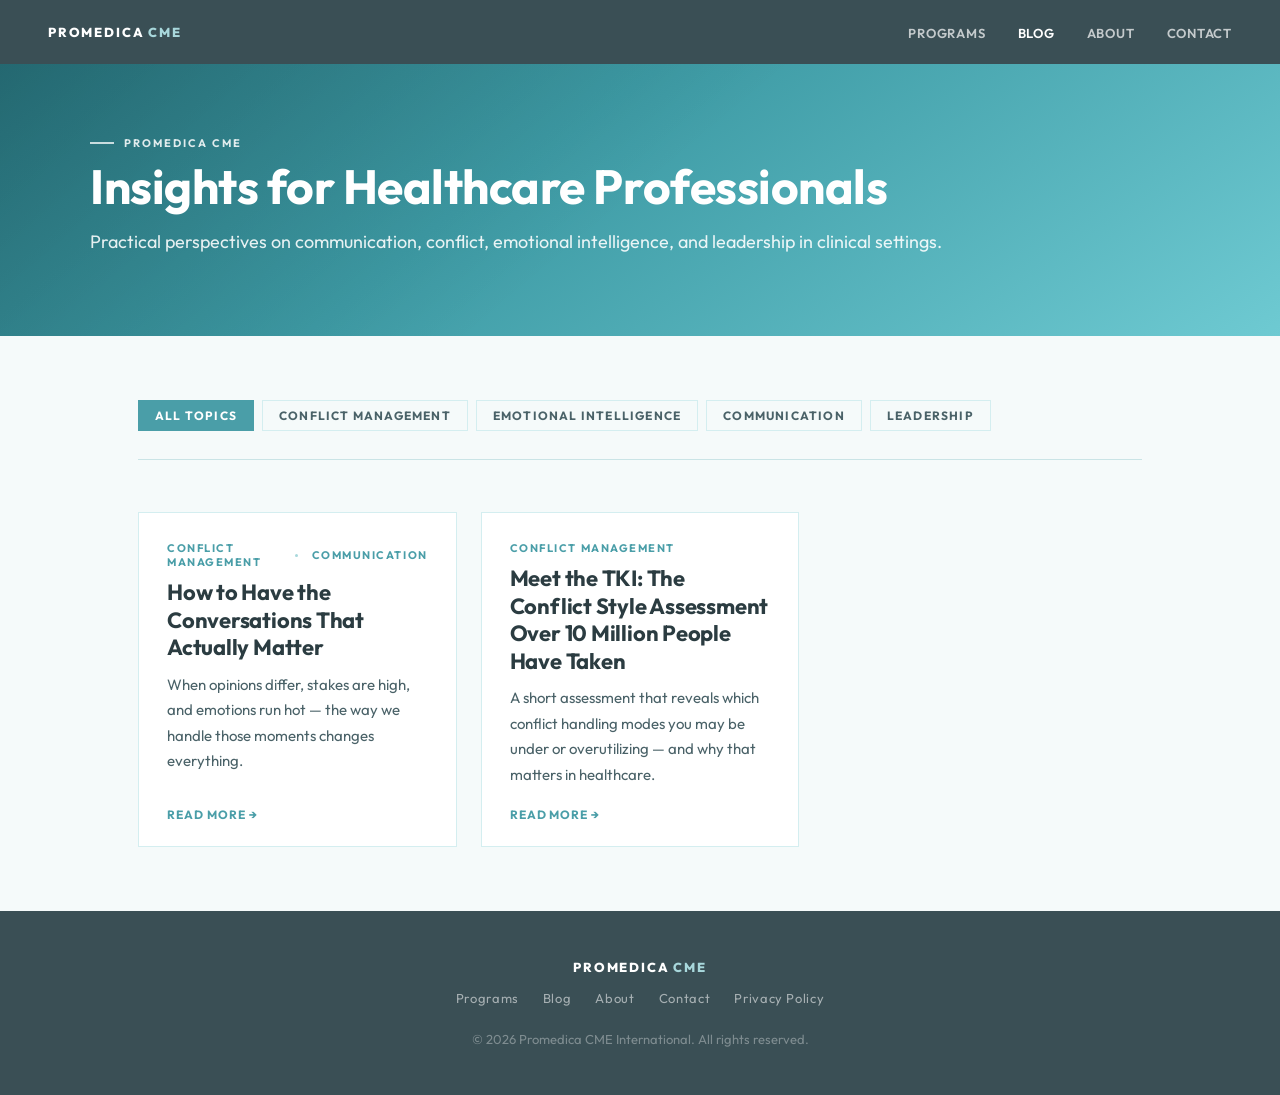
<file: index.html>
<!DOCTYPE html>
<!--
  PAGE: Blog Index
  SITE: Promedica CME
  VERSION: 1.0
  INSTRUCTIONS FOR ADDING A NEW POST:
  1. Duplicate one of the <a class="post-card"> blocks below
  2. Update: href, data-category, category label, date, read time, title, excerpt
  3. Save and re-deploy to Netlify (drag & drop your folder)
-->
<html lang="en">
<head>
  <meta charset="UTF-8" />
  <meta name="viewport" content="width=device-width, initial-scale=1.0" />
  <title>Blog | Promedica CME</title>
  <link href="https://fonts.googleapis.com/css2?family=Outfit:wght@300;400;500;600;700;800&family=Lora:ital,wght@0,400;0,600;1,400&display=swap" rel="stylesheet" />
  <link rel="stylesheet" href="blog.css" />
</head>
<body>

<!-- NAV -->
<nav class="site-nav">
  <a class="nav-brand" href="#">Promedica <span>CME</span></a>
  <ul class="nav-links">
    <li><a href="https://promedicacme.com/programs/" target="_blank">Programs</a></li>
    <li><a href="index.html" class="active">Blog</a></li>
    <li><a href="https://promedicacme.com/people/" target="_blank">About</a></li>
    <li><a href="https://members.promedicacme.com/contact-us-form?_gl=1*18rk791*_ga*MTE4ODcwMzUzMC4xNzY3OTEwMzcw*_ga_32XM3S88RF*czE3NzM4NjkzNTAkbzIxJGcxJHQxNzczODY5NzY0JGo4JGwwJGgw" target="_blank">Contact</a></li>
  </ul>
</nav>

<!-- HEADER -->
<header class="blog-header">
  <div class="blog-header-inner">
    <div class="eyebrow">Promedica CME</div>
    <h1 class="blog-header-title">Insights for Healthcare Professionals</h1>
    <p class="blog-header-sub">Practical perspectives on communication, conflict, emotional intelligence, and leadership in clinical settings.</p>
  </div>
</header>

<!-- INDEX BODY -->
<main class="blog-index-body">

  <!-- FILTER TABS -->
  <!-- To add a new category: duplicate a .filter-btn and update data-filter and label -->
  <div class="blog-filters">
    <button class="filter-btn active" data-filter="all">All Topics</button>
    <button class="filter-btn" data-filter="conflict">Conflict Management</button>
    <button class="filter-btn" data-filter="eq">Emotional Intelligence</button>
    <button class="filter-btn" data-filter="communication">Communication</button>
    <button class="filter-btn" data-filter="leadership">Leadership</button>
  </div>

  <!-- POST LIST -->
  <!-- ================================================================
       HOW TO ADD A NEW POST:
       1. Copy one <a class="post-card"> block
       2. Change href="your-new-post.html"
       3. Change data-category to match a filter tab (e.g. "conflict")
       4. Update category label, date, read time, title, excerpt
       5. Create the new post HTML file (use post-template.html as your base)
       ================================================================ -->
  <div class="post-list" id="postList">

    <!-- POST 1 -->
    <a class="post-card" href="crucial-conversations.html" data-category="communication conflict">
      <div class="post-meta">
        <span class="post-category">Conflict Management</span>
        <span class="post-meta-sep"></span>
        <span class="post-category">Communication</span>
      </div>
      <h2 class="post-title">How to Have the Conversations That Actually Matter</h2>
      <p class="post-excerpt">When opinions differ, stakes are high, and emotions run hot — the way we handle those moments changes everything.</p>
      <div class="post-read-more">Read more →</div>
    </a>

    <!-- POST 2 -->
    <a class="post-card" href="meet-the-tki.html" data-category="conflict">
      <div class="post-meta">
        <span class="post-category">Conflict Management</span>
      </div>
      <h2 class="post-title">Meet the TKI: The Conflict Style Assessment Over 10 Million People Have Taken</h2>
      <p class="post-excerpt">A short assessment that reveals which conflict handling modes you may be under or overutilizing — and why that matters in healthcare.</p>
      <div class="post-read-more">Read more →</div>
    </a>

  </div><!-- /.post-list -->

</main>

<!-- FOOTER -->
<footer class="site-footer">
  <div class="footer-brand">Promedica <span>CME</span></div>
  <ul class="footer-links">
    <li><a href="https://promedicacme.com/programs/" target="_blank">Programs</a></li>
    <li><a href="index.html">Blog</a></li>
    <li><a href="https://promedicacme.com/people/" target="_blank">About</a></li>
    <li><a href="https://members.promedicacme.com/contact-us-form?_gl=1*18rk791*_ga*MTE4ODcwMzUzMC4xNzY3OTEwMzcw*_ga_32XM3S88RF*czE3NzM4NjkzNTAkbzIxJGcxJHQxNzczODY5NzY0JGo4JGwwJGgw" target="_blank">Contact</a></li>
    <li><a href="#">Privacy Policy</a></li>
  </ul>
  <p class="footer-copy">&copy; 2026 Promedica CME International. All rights reserved.</p>
</footer>

<script>
  // Category filter — no library needed
  const filterBtns = document.querySelectorAll('.filter-btn');
  const posts = document.querySelectorAll('.post-card');

  filterBtns.forEach(btn => {
    btn.addEventListener('click', () => {
      filterBtns.forEach(b => b.classList.remove('active'));
      btn.classList.add('active');

      const filter = btn.dataset.filter;
      posts.forEach((post, i) => {
        const categories = post.dataset.category.split(' ');
        const match = filter === 'all' || categories.includes(filter);
        post.style.display = match ? 'block' : 'none';
        if (match) post.style.animationDelay = (i * 0.06) + 's';
      });
    });
  });
</script>

</body>
</html>
</file>
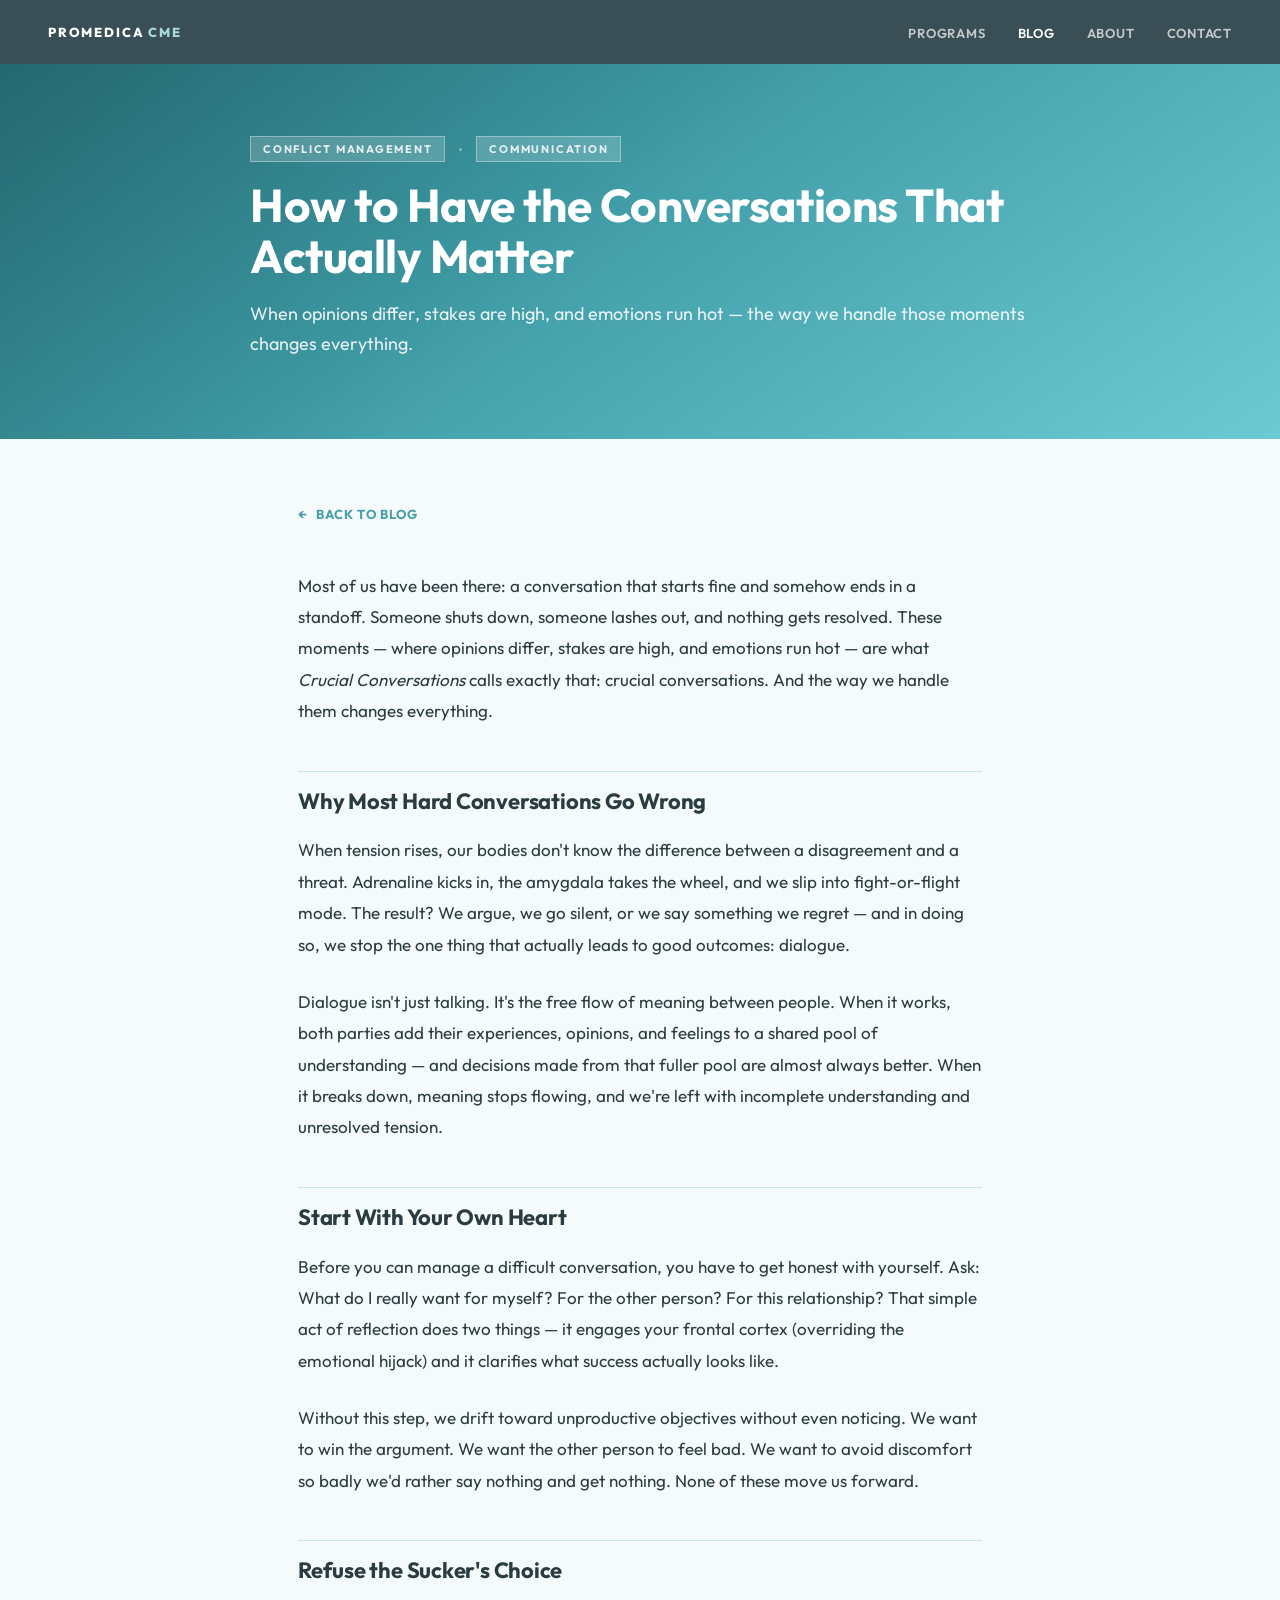
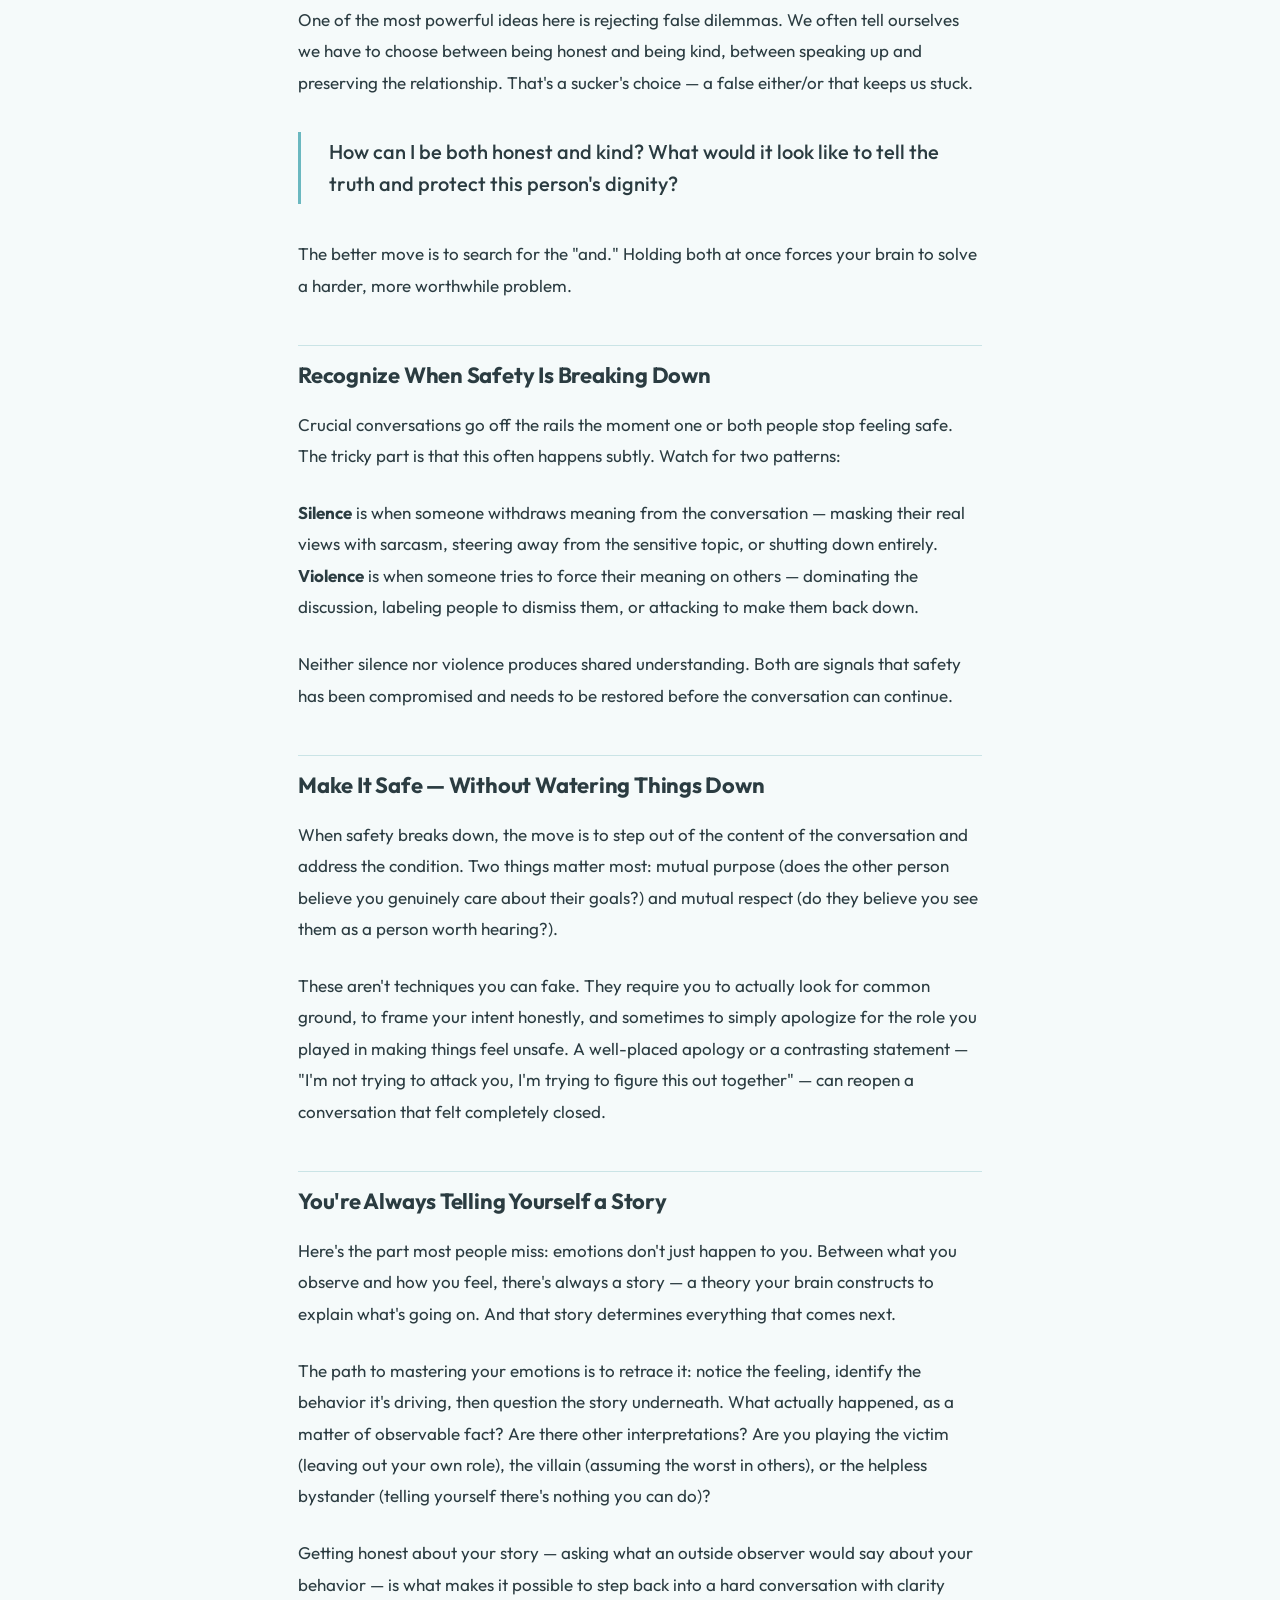
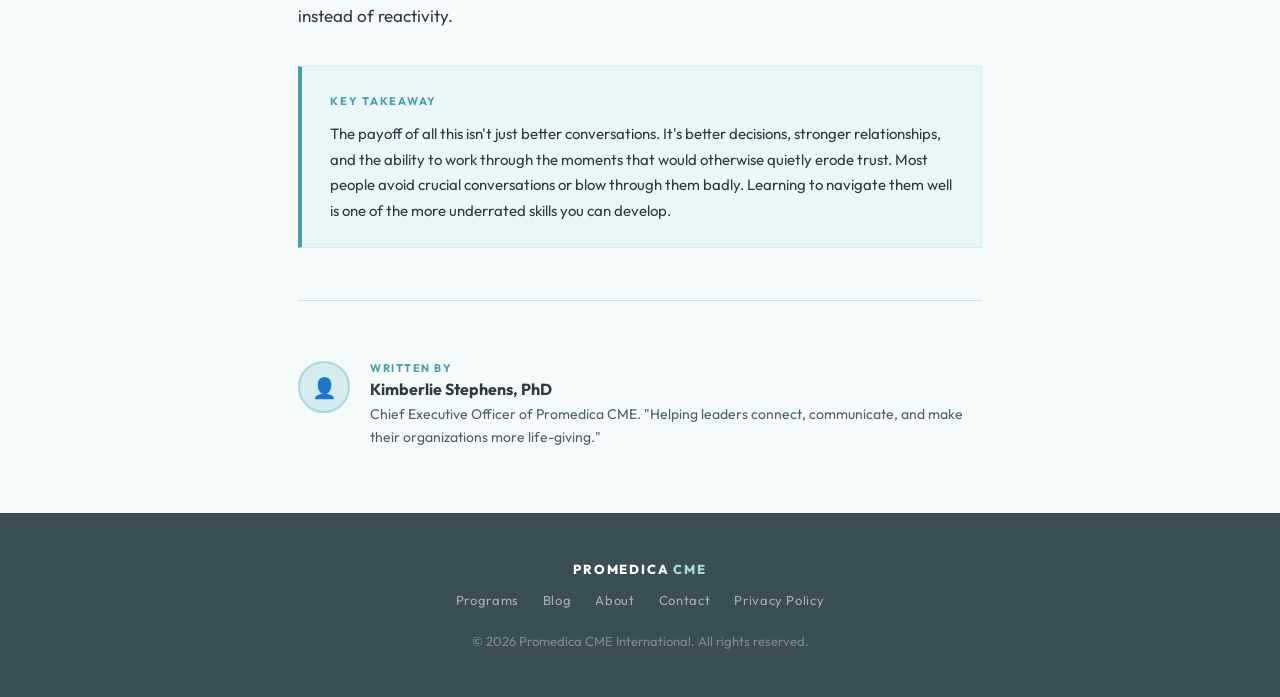
<file: crucial-conversations.html>
<!DOCTYPE html>
<html lang="en">
<head>
  <meta charset="UTF-8" />
  <meta name="viewport" content="width=device-width, initial-scale=1.0" />
  <title>How to Have the Conversations That Actually Matter | Promedica CME Blog</title>
  <link href="https://fonts.googleapis.com/css2?family=Outfit:wght@300;400;500;600;700;800&family=Lora:ital,wght@0,400;0,600;1,400&display=swap" rel="stylesheet" />
  <link rel="stylesheet" href="blog.css" />
</head>
<body>

<!-- NAV -->
<nav class="site-nav">
  <a class="nav-brand" href="#">Promedica <span>CME</span></a>
  <ul class="nav-links">
    <li><a href="https://promedicacme.com/programs/" target="_blank">Programs</a></li>
    <li><a href="index.html" class="active">Blog</a></li>
    <li><a href="https://promedicacme.com/people/" target="_blank">About</a></li>
    <li><a href="https://members.promedicacme.com/contact-us-form?_gl=1*18rk791*_ga*MTE4ODcwMzUzMC4xNzY3OTEwMzcw*_ga_32XM3S88RF*czE3NzM4NjkzNTAkbzIxJGcxJHQxNzczODY5NzY0JGo4JGwwJGgw" target="_blank">Contact</a></li>
  </ul>
</nav>

<!-- POST HEADER -->
<header class="post-header">
  <div class="post-header-inner">
    <div class="post-header-meta">
      <span class="post-header-category">Conflict Management</span>
      <span class="post-header-sep"></span>
      <span class="post-header-category">Communication</span>
    </div>
    <h1 class="post-header-title">How to Have the Conversations That Actually Matter</h1>
    <p class="post-header-subtitle">When opinions differ, stakes are high, and emotions run hot — the way we handle those moments changes everything.</p>
  </div>
</header>

<!-- POST BODY -->
<article class="post-body-wrap">

  <a class="post-back" href="index.html">Back to Blog</a>

  <div class="post-body">

    <p>Most of us have been there: a conversation that starts fine and somehow ends in a standoff. Someone shuts down, someone lashes out, and nothing gets resolved. These moments — where opinions differ, stakes are high, and emotions run hot — are what <em>Crucial Conversations</em> calls exactly that: crucial conversations. And the way we handle them changes everything.</p>

    <h2>Why Most Hard Conversations Go Wrong</h2>

    <p>When tension rises, our bodies don't know the difference between a disagreement and a threat. Adrenaline kicks in, the amygdala takes the wheel, and we slip into fight-or-flight mode. The result? We argue, we go silent, or we say something we regret — and in doing so, we stop the one thing that actually leads to good outcomes: dialogue.</p>

    <p>Dialogue isn't just talking. It's the free flow of meaning between people. When it works, both parties add their experiences, opinions, and feelings to a shared pool of understanding — and decisions made from that fuller pool are almost always better. When it breaks down, meaning stops flowing, and we're left with incomplete understanding and unresolved tension.</p>

    <h2>Start With Your Own Heart</h2>

    <p>Before you can manage a difficult conversation, you have to get honest with yourself. Ask: What do I really want for myself? For the other person? For this relationship? That simple act of reflection does two things — it engages your frontal cortex (overriding the emotional hijack) and it clarifies what success actually looks like.</p>

    <p>Without this step, we drift toward unproductive objectives without even noticing. We want to win the argument. We want the other person to feel bad. We want to avoid discomfort so badly we'd rather say nothing and get nothing. None of these move us forward.</p>

    <h2>Refuse the Sucker's Choice</h2>

    <p>One of the most powerful ideas here is rejecting false dilemmas. We often tell ourselves we have to choose between being honest and being kind, between speaking up and preserving the relationship. That's a sucker's choice — a false either/or that keeps us stuck.</p>

    <div class="pull-quote">
      <p>How can I be both honest and kind? What would it look like to tell the truth and protect this person's dignity?</p>
    </div>

    <p>The better move is to search for the "and." Holding both at once forces your brain to solve a harder, more worthwhile problem.</p>

    <h2>Recognize When Safety Is Breaking Down</h2>

    <p>Crucial conversations go off the rails the moment one or both people stop feeling safe. The tricky part is that this often happens subtly. Watch for two patterns:</p>

    <p><strong>Silence</strong> is when someone withdraws meaning from the conversation — masking their real views with sarcasm, steering away from the sensitive topic, or shutting down entirely. <strong>Violence</strong> is when someone tries to force their meaning on others — dominating the discussion, labeling people to dismiss them, or attacking to make them back down.</p>

    <p>Neither silence nor violence produces shared understanding. Both are signals that safety has been compromised and needs to be restored before the conversation can continue.</p>

    <h2>Make It Safe — Without Watering Things Down</h2>

    <p>When safety breaks down, the move is to step out of the content of the conversation and address the condition. Two things matter most: mutual purpose (does the other person believe you genuinely care about their goals?) and mutual respect (do they believe you see them as a person worth hearing?).</p>

    <p>These aren't techniques you can fake. They require you to actually look for common ground, to frame your intent honestly, and sometimes to simply apologize for the role you played in making things feel unsafe. A well-placed apology or a contrasting statement — "I'm not trying to attack you, I'm trying to figure this out together" — can reopen a conversation that felt completely closed.</p>

    <h2>You're Always Telling Yourself a Story</h2>

    <p>Here's the part most people miss: emotions don't just happen to you. Between what you observe and how you feel, there's always a story — a theory your brain constructs to explain what's going on. And that story determines everything that comes next.</p>

    <p>The path to mastering your emotions is to retrace it: notice the feeling, identify the behavior it's driving, then question the story underneath. What actually happened, as a matter of observable fact? Are there other interpretations? Are you playing the victim (leaving out your own role), the villain (assuming the worst in others), or the helpless bystander (telling yourself there's nothing you can do)?</p>

    <p>Getting honest about your story — asking what an outside observer would say about your behavior — is what makes it possible to step back into a hard conversation with clarity instead of reactivity.</p>

    <div class="takeaway-box">
      <div class="takeaway-box-label">Key Takeaway</div>
      <p>The payoff of all this isn't just better conversations. It's better decisions, stronger relationships, and the ability to work through the moments that would otherwise quietly erode trust. Most people avoid crucial conversations or blow through them badly. Learning to navigate them well is one of the more underrated skills you can develop.</p>
    </div>

  </div><!-- /.post-body -->

  <hr class="post-divider" />

  <!-- AUTHOR BIO -->
  <div class="post-author">
    <div class="author-avatar">👤</div>
    <div>
      <div class="author-info-label">Written by</div>
      <div class="author-name">Kimberlie Stephens, PhD</div>
      <p class="author-bio">Chief Executive Officer of Promedica CME. "Helping leaders connect, communicate, and make their organizations more life-giving."</p>
    </div>
  </div>

</article>

<!-- FOOTER -->
<footer class="site-footer">
  <div class="footer-brand">Promedica <span>CME</span></div>
  <ul class="footer-links">
    <li><a href="https://promedicacme.com/programs/" target="_blank">Programs</a></li>
    <li><a href="index.html">Blog</a></li>
    <li><a href="https://promedicacme.com/people/" target="_blank">About</a></li>
    <li><a href="https://members.promedicacme.com/contact-us-form?_gl=1*18rk791*_ga*MTE4ODcwMzUzMC4xNzY3OTEwMzcw*_ga_32XM3S88RF*czE3NzM4NjkzNTAkbzIxJGcxJHQxNzczODY5NzY0JGo4JGwwJGgw" target="_blank">Contact</a></li>
    <li><a href="#">Privacy Policy</a></li>
  </ul>
  <p class="footer-copy">&copy; 2026 Promedica CME International. All rights reserved.</p>
</footer>

</body>
</html>
</file>
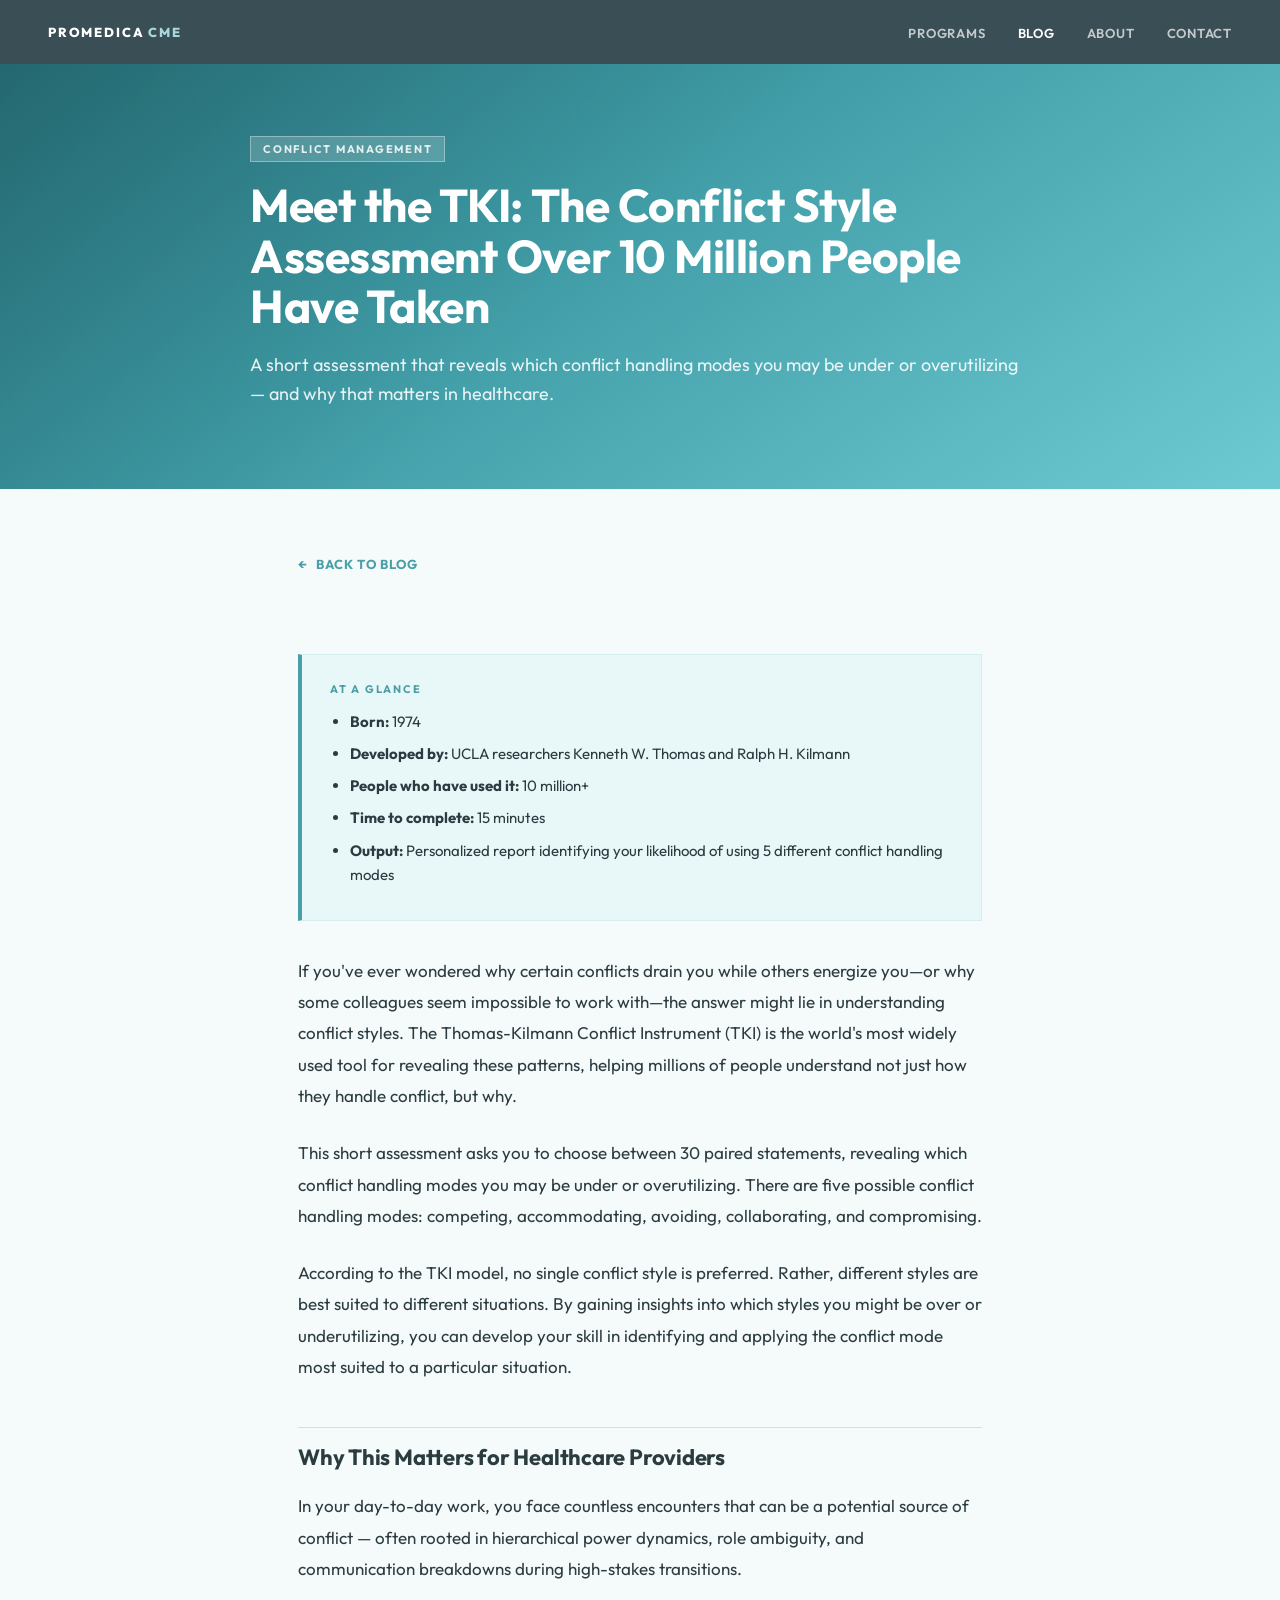
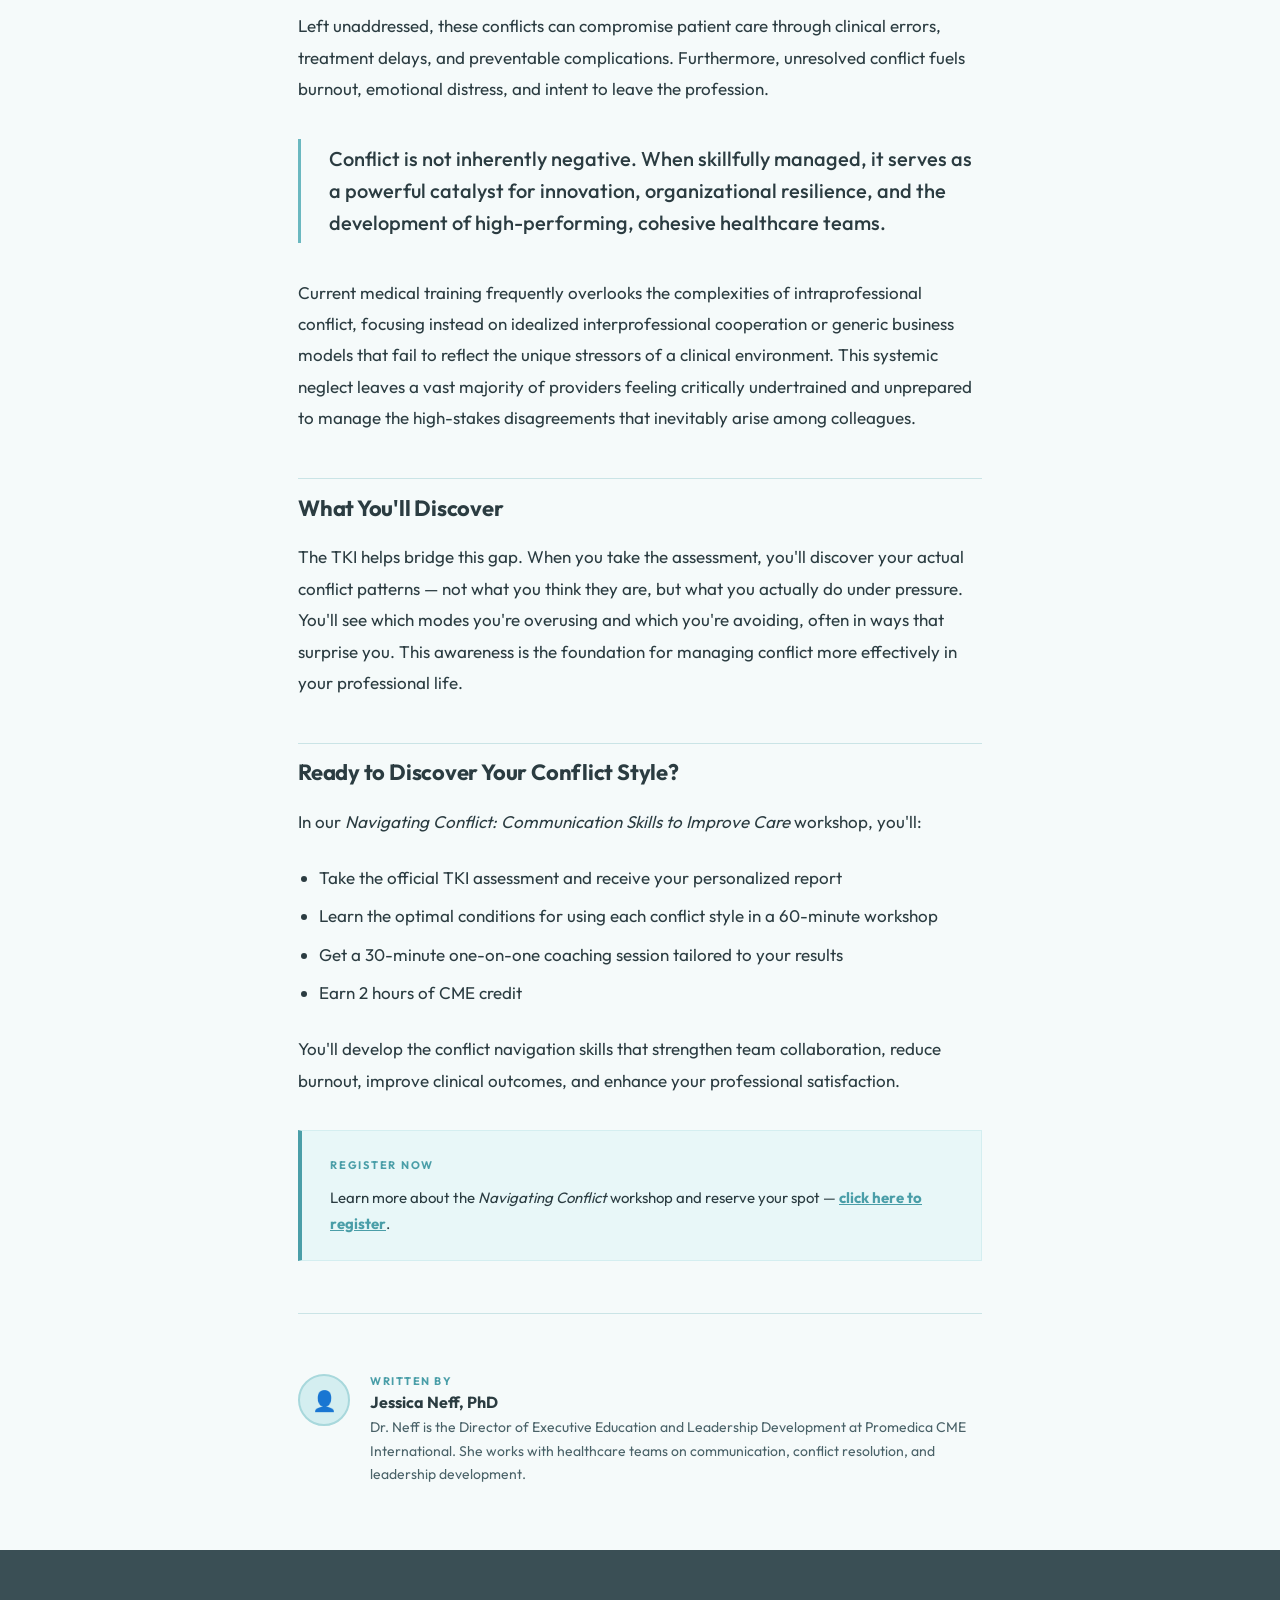
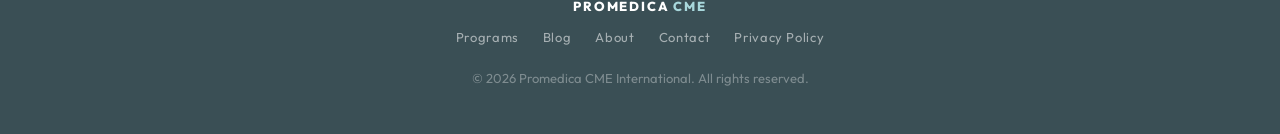
<file: meet-the-tki.html>
<!DOCTYPE html>
<html lang="en">
<head>
  <meta charset="UTF-8" />
  <meta name="viewport" content="width=device-width, initial-scale=1.0" />
  <title>Meet the TKI: The Conflict Style Assessment Over 10 Million People Have Taken | Promedica CME Blog</title>
  <link href="https://fonts.googleapis.com/css2?family=Outfit:wght@300;400;500;600;700;800&family=Lora:ital,wght@0,400;0,600;1,400&display=swap" rel="stylesheet" />
  <link rel="stylesheet" href="blog.css" />
</head>
<body>

<!-- NAV -->
<nav class="site-nav">
  <a class="nav-brand" href="#">Promedica <span>CME</span></a>
  <ul class="nav-links">
    <li><a href="https://promedicacme.com/programs/" target="_blank">Programs</a></li>
    <li><a href="index.html" class="active">Blog</a></li>
    <li><a href="https://promedicacme.com/people/" target="_blank">About</a></li>
    <li><a href="https://members.promedicacme.com/contact-us-form?_gl=1*18rk791*_ga*MTE4ODcwMzUzMC4xNzY3OTEwMzcw*_ga_32XM3S88RF*czE3NzM4NjkzNTAkbzIxJGcxJHQxNzczODY5NzY0JGo4JGwwJGgw" target="_blank">Contact</a></li>
  </ul>
</nav>

<!-- POST HEADER -->
<header class="post-header">
  <div class="post-header-inner">
    <div class="post-header-meta">
      <span class="post-header-category">Conflict Management</span>
    </div>
    <h1 class="post-header-title">Meet the TKI: The Conflict Style Assessment Over 10 Million People Have Taken</h1>
    <p class="post-header-subtitle">A short assessment that reveals which conflict handling modes you may be under or overutilizing — and why that matters in healthcare.</p>
  </div>
</header>

<!-- POST BODY -->
<article class="post-body-wrap">

  <a class="post-back" href="index.html">Back to Blog</a>

  <div class="post-body">

    <div class="takeaway-box">
      <div class="takeaway-box-label">At a Glance</div>
      <ul>
        <li><strong>Born:</strong> 1974</li>
        <li><strong>Developed by:</strong> UCLA researchers Kenneth W. Thomas and Ralph H. Kilmann</li>
        <li><strong>People who have used it:</strong> 10 million+</li>
        <li><strong>Time to complete:</strong> 15 minutes</li>
        <li><strong>Output:</strong> Personalized report identifying your likelihood of using 5 different conflict handling modes</li>
      </ul>
    </div>
    <p>If you've ever wondered why certain conflicts drain you while others energize you—or why some colleagues seem impossible to work with—the answer might lie in understanding conflict styles. The Thomas-Kilmann Conflict Instrument (TKI) is the world's most widely used tool for revealing these patterns, helping millions of people understand not just how they handle conflict, but why.</p>

    <p>This short assessment asks you to choose between 30 paired statements, revealing which conflict handling modes you may be under or overutilizing. There are five possible conflict handling modes: competing, accommodating, avoiding, collaborating, and compromising.</p>

    <p>According to the TKI model, no single conflict style is preferred. Rather, different styles are best suited to different situations. By gaining insights into which styles you might be over or underutilizing, you can develop your skill in identifying and applying the conflict mode most suited to a particular situation.</p>

    <h2>Why This Matters for Healthcare Providers</h2>

    <p>In your day-to-day work, you face countless encounters that can be a potential source of conflict — often rooted in hierarchical power dynamics, role ambiguity, and communication breakdowns during high-stakes transitions.</p>

    <p>Left unaddressed, these conflicts can compromise patient care through clinical errors, treatment delays, and preventable complications. Furthermore, unresolved conflict fuels burnout, emotional distress, and intent to leave the profession.</p>

    <div class="pull-quote">
      <p>Conflict is not inherently negative. When skillfully managed, it serves as a powerful catalyst for innovation, organizational resilience, and the development of high-performing, cohesive healthcare teams.</p>
    </div>

    <p>Current medical training frequently overlooks the complexities of intraprofessional conflict, focusing instead on idealized interprofessional cooperation or generic business models that fail to reflect the unique stressors of a clinical environment. This systemic neglect leaves a vast majority of providers feeling critically undertrained and unprepared to manage the high-stakes disagreements that inevitably arise among colleagues.</p>

    <h2>What You'll Discover</h2>

    <p>The TKI helps bridge this gap. When you take the assessment, you'll discover your actual conflict patterns — not what you think they are, but what you actually do under pressure. You'll see which modes you're overusing and which you're avoiding, often in ways that surprise you. This awareness is the foundation for managing conflict more effectively in your professional life.</p>

    <h2>Ready to Discover Your Conflict Style?</h2>

    <p>In our <em>Navigating Conflict: Communication Skills to Improve Care</em> workshop, you'll:</p>

    <ul>
      <li>Take the official TKI assessment and receive your personalized report</li>
      <li>Learn the optimal conditions for using each conflict style in a 60-minute workshop</li>
      <li>Get a 30-minute one-on-one coaching session tailored to your results</li>
      <li>Earn 2 hours of CME credit</li>
    </ul>

    <p>You'll develop the conflict navigation skills that strengthen team collaboration, reduce burnout, improve clinical outcomes, and enhance your professional satisfaction.</p>

    <div class="takeaway-box">
      <div class="takeaway-box-label">Register Now</div>
      <p>Learn more about the <em>Navigating Conflict</em> workshop and reserve your spot — <a href="https://promedica-ncc.netlify.app/" target="_blank" style="color: var(--teal-dark); font-weight: 700;">click here to register</a>.</p>
    </div>

  </div><!-- /.post-body -->

  <hr class="post-divider" />

  <!-- AUTHOR BIO -->
  <div class="post-author">
    <div class="author-avatar">👤</div>
    <div>
      <div class="author-info-label">Written by</div>
      <div class="author-name">Jessica Neff, PhD</div>
      <p class="author-bio">Dr. Neff is the Director of Executive Education and Leadership Development at Promedica CME International. She works with healthcare teams on communication, conflict resolution, and leadership development.</p>
    </div>
  </div>

</article>

<!-- FOOTER -->
<footer class="site-footer">
  <div class="footer-brand">Promedica <span>CME</span></div>
  <ul class="footer-links">
    <li><a href="https://promedicacme.com/programs/" target="_blank">Programs</a></li>
    <li><a href="index.html">Blog</a></li>
    <li><a href="https://promedicacme.com/people/" target="_blank">About</a></li>
    <li><a href="https://members.promedicacme.com/contact-us-form?_gl=1*18rk791*_ga*MTE4ODcwMzUzMC4xNzY3OTEwMzcw*_ga_32XM3S88RF*czE3NzM4NjkzNTAkbzIxJGcxJHQxNzczODY5NzY0JGo4JGwwJGgw" target="_blank">Contact</a></li>
    <li><a href="#">Privacy Policy</a></li>
  </ul>
  <p class="footer-copy">&copy; 2026 Promedica CME International. All rights reserved.</p>
</footer>

</body>
</html>
</file>
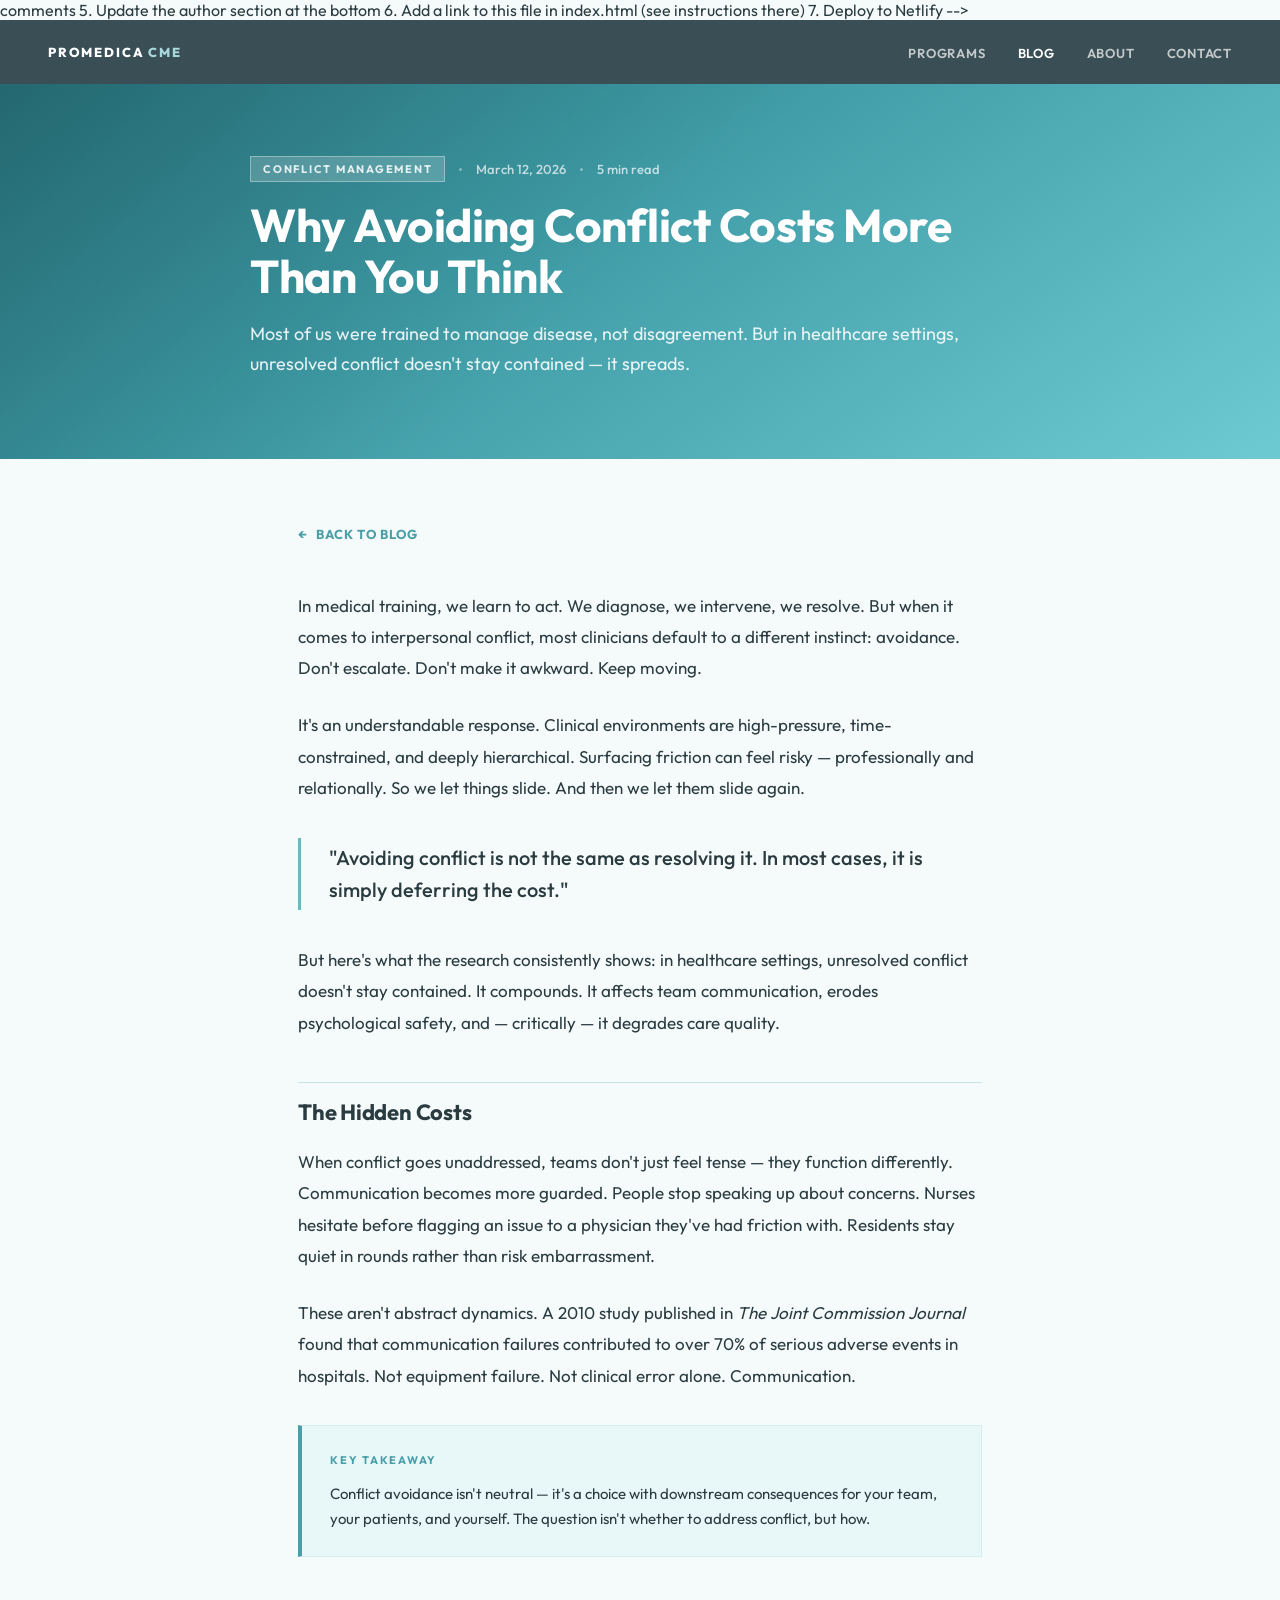
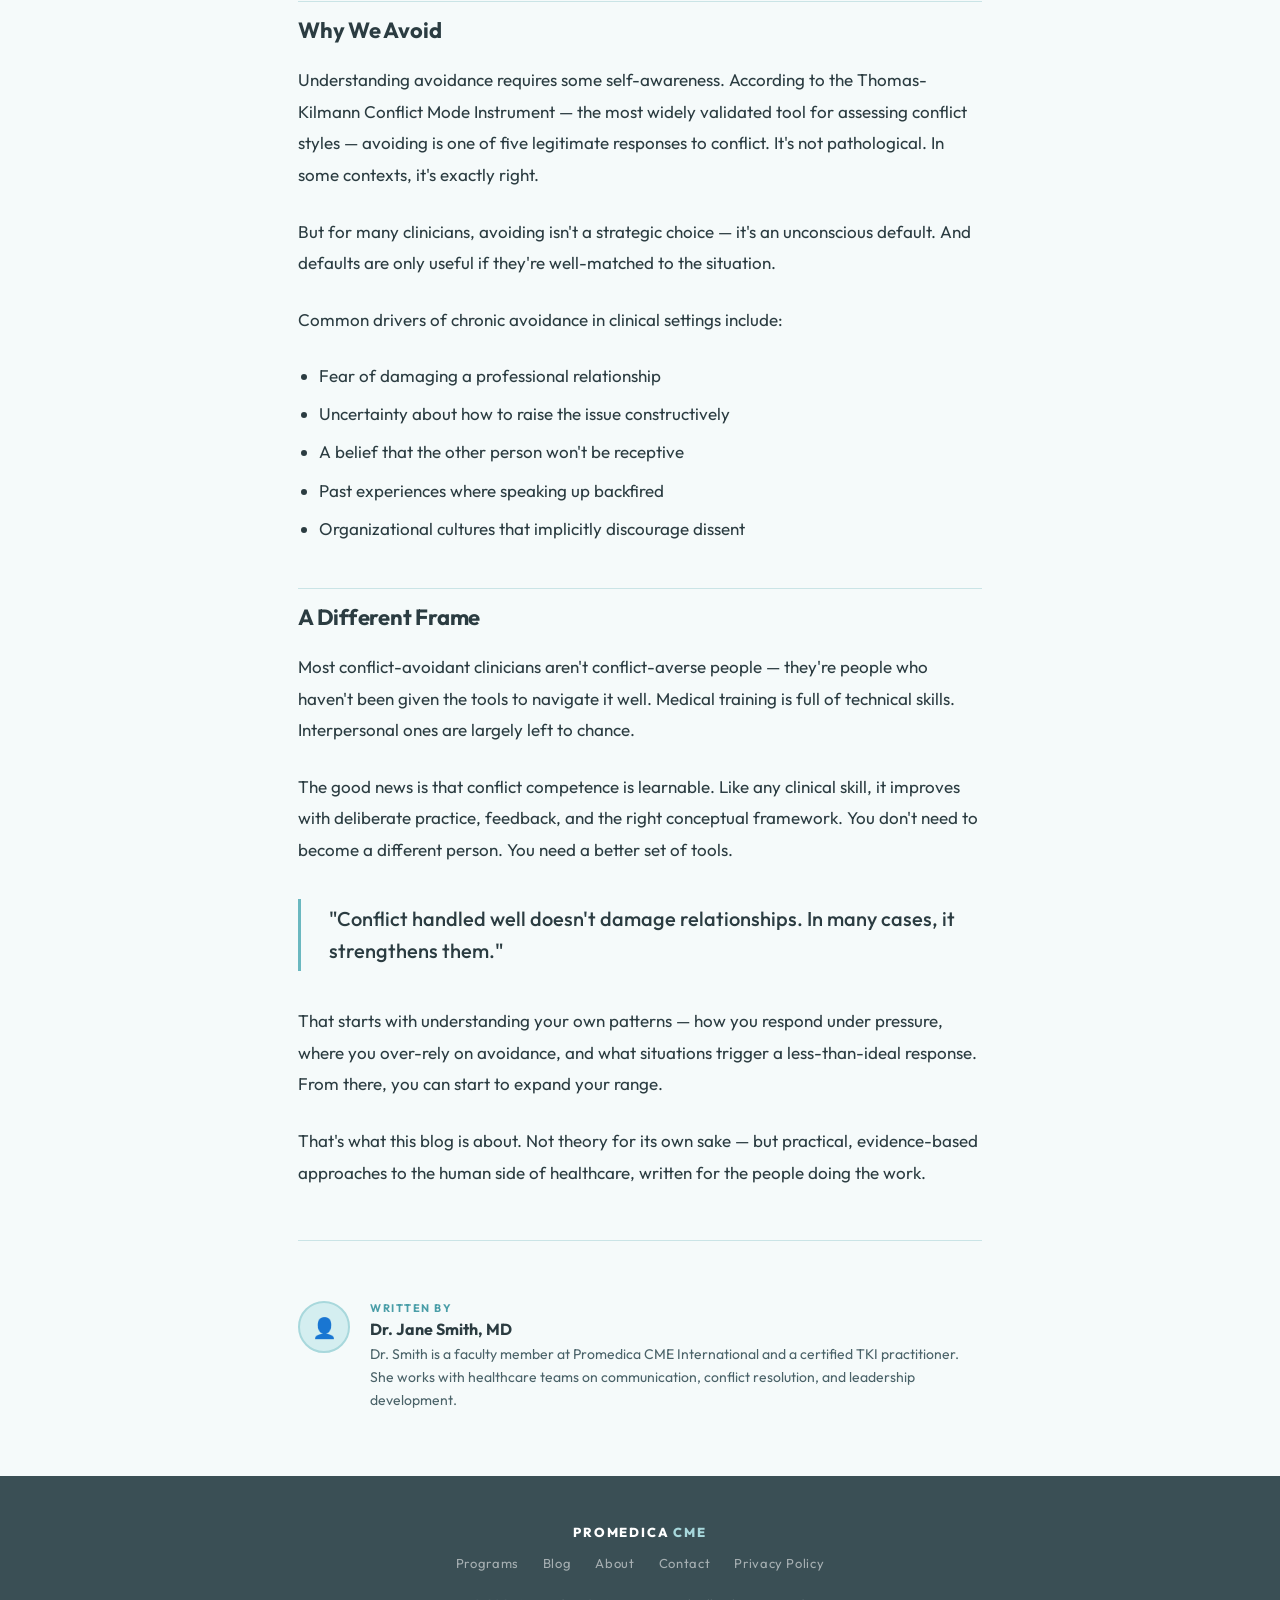
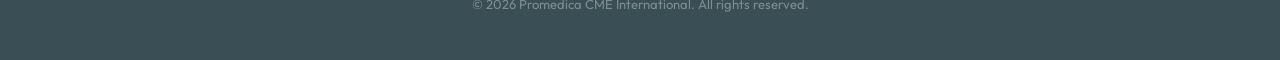
<file: post-template.html>
<!DOCTYPE html>
<!--
  PAGE: Blog Post Template
  SITE: Promedica CME
  VERSION: 1.0

  HOW TO USE THIS TEMPLATE FOR A NEW POST:
  1. Duplicate this file and rename it (e.g. "conflict-styles.html")
  2. Update the <title> tag
  3. Fill in the post header: category, date, read time, title, subtitle
  4. Replace the body content between the <!-- POST BODY --> comments
  5. Update the author section at the bottom
  6. Add a link to this file in index.html (see instructions there)
  7. Deploy to Netlify
-->
<html lang="en">
<head>
  <meta charset="UTF-8" />
  <meta name="viewport" content="width=device-width, initial-scale=1.0" />
  <title>Why Avoiding Conflict Costs More Than You Think | Promedica CME Blog</title>
  <link href="https://fonts.googleapis.com/css2?family=Outfit:wght@300;400;500;600;700;800&family=Lora:ital,wght@0,400;0,600;1,400&display=swap" rel="stylesheet" />
  <link rel="stylesheet" href="blog.css" />
</head>
<body>

<!-- NAV -->
<nav class="site-nav">
  <a class="nav-brand" href="#">Promedica <span>CME</span></a>
  <ul class="nav-links">
    <li><a href="https://promedicacme.com/programs/" target="_blank">Programs</a></li>
    <li><a href="index.html" class="active">Blog</a></li>
    <li><a href="https://promedicacme.com/people/" target="_blank">About</a></li>
    <li><a href="https://members.promedicacme.com/contact-us-form?_gl=1*18rk791*_ga*MTE4ODcwMzUzMC4xNzY3OTEwMzcw*_ga_32XM3S88RF*czE3NzM4NjkzNTAkbzIxJGcxJHQxNzczODY5NzY0JGo4JGwwJGgw" target="_blank">Contact</a></li>
  </ul>
</nav>

<!-- POST HEADER -->
<!-- UPDATE: category, data, read time, title, subtitle -->
<header class="post-header">
  <div class="post-header-inner">
    <div class="post-header-meta">
      <span class="post-header-category">Conflict Management</span>
      <span class="post-header-sep"></span>
      <span class="post-header-date">March 12, 2026</span>
      <span class="post-header-sep"></span>
      <span class="post-header-readtime">5 min read</span>
    </div>
    <h1 class="post-header-title">Why Avoiding Conflict Costs More Than You Think</h1>
    <p class="post-header-subtitle">Most of us were trained to manage disease, not disagreement. But in healthcare settings, unresolved conflict doesn't stay contained — it spreads.</p>
  </div>
</header>

<!-- POST BODY -->
<article class="post-body-wrap">

  <a class="post-back" href="index.html">Back to Blog</a>

  <!-- ================================================================
       YOUR CONTENT GOES HERE
       Available elements:
         <p>          — body paragraph (Lora serif, 17px)
         <h2>         — section heading (adds a rule above)
         <h3>         — sub-heading
         <ul>/<ol>    — lists
         <strong>     — bold
         <em>         — italic

       Special components:
         .pull-quote  — large italic quote with left teal bar
         .takeaway-box — highlighted key takeaway or list

       See examples below.
       ================================================================ -->
  <div class="post-body">

    <p>In medical training, we learn to act. We diagnose, we intervene, we resolve. But when it comes to interpersonal conflict, most clinicians default to a different instinct: avoidance. Don't escalate. Don't make it awkward. Keep moving.</p>

    <p>It's an understandable response. Clinical environments are high-pressure, time-constrained, and deeply hierarchical. Surfacing friction can feel risky — professionally and relationally. So we let things slide. And then we let them slide again.</p>

    <div class="pull-quote">
      <p>"Avoiding conflict is not the same as resolving it. In most cases, it is simply deferring the cost."</p>
    </div>

    <p>But here's what the research consistently shows: in healthcare settings, unresolved conflict doesn't stay contained. It compounds. It affects team communication, erodes psychological safety, and — critically — it degrades care quality.</p>

    <h2>The Hidden Costs</h2>

    <p>When conflict goes unaddressed, teams don't just feel tense — they function differently. Communication becomes more guarded. People stop speaking up about concerns. Nurses hesitate before flagging an issue to a physician they've had friction with. Residents stay quiet in rounds rather than risk embarrassment.</p>

    <p>These aren't abstract dynamics. A 2010 study published in <em>The Joint Commission Journal</em> found that communication failures contributed to over 70% of serious adverse events in hospitals. Not equipment failure. Not clinical error alone. Communication.</p>

    <div class="takeaway-box">
      <div class="takeaway-box-label">Key Takeaway</div>
      <p>Conflict avoidance isn't neutral — it's a choice with downstream consequences for your team, your patients, and yourself. The question isn't whether to address conflict, but how.</p>
    </div>

    <h2>Why We Avoid</h2>

    <p>Understanding avoidance requires some self-awareness. According to the Thomas-Kilmann Conflict Mode Instrument — the most widely validated tool for assessing conflict styles — avoiding is one of five legitimate responses to conflict. It's not pathological. In some contexts, it's exactly right.</p>

    <p>But for many clinicians, avoiding isn't a strategic choice — it's an unconscious default. And defaults are only useful if they're well-matched to the situation.</p>

    <p>Common drivers of chronic avoidance in clinical settings include:</p>

    <ul>
      <li>Fear of damaging a professional relationship</li>
      <li>Uncertainty about how to raise the issue constructively</li>
      <li>A belief that the other person won't be receptive</li>
      <li>Past experiences where speaking up backfired</li>
      <li>Organizational cultures that implicitly discourage dissent</li>
    </ul>

    <h2>A Different Frame</h2>

    <p>Most conflict-avoidant clinicians aren't conflict-averse people — they're people who haven't been given the tools to navigate it well. Medical training is full of technical skills. Interpersonal ones are largely left to chance.</p>

    <p>The good news is that conflict competence is learnable. Like any clinical skill, it improves with deliberate practice, feedback, and the right conceptual framework. You don't need to become a different person. You need a better set of tools.</p>

    <div class="pull-quote">
      <p>"Conflict handled well doesn't damage relationships. In many cases, it strengthens them."</p>
    </div>

    <p>That starts with understanding your own patterns — how you respond under pressure, where you over-rely on avoidance, and what situations trigger a less-than-ideal response. From there, you can start to expand your range.</p>

    <p>That's what this blog is about. Not theory for its own sake — but practical, evidence-based approaches to the human side of healthcare, written for the people doing the work.</p>

  </div><!-- /.post-body -->

  <hr class="post-divider" />

  <!-- AUTHOR BIO — update name, credentials, bio text -->
  <div class="post-author">
    <div class="author-avatar">👤</div>
    <div>
      <div class="author-info-label">Written by</div>
      <div class="author-name">Dr. Jane Smith, MD</div>
      <p class="author-bio">Dr. Smith is a faculty member at Promedica CME International and a certified TKI practitioner. She works with healthcare teams on communication, conflict resolution, and leadership development.</p>
    </div>
  </div>

</article>
<!-- END POST BODY -->

<!-- FOOTER -->
<footer class="site-footer">
  <div class="footer-brand">Promedica <span>CME</span></div>
  <ul class="footer-links">
    <li><a href="https://promedicacme.com/programs/" target="_blank">Programs</a></li>
    <li><a href="index.html">Blog</a></li>
    <li><a href="https://promedicacme.com/people/" target="_blank">About</a></li>
    <li><a href="https://members.promedicacme.com/contact-us-form?_gl=1*18rk791*_ga*MTE4ODcwMzUzMC4xNzY3OTEwMzcw*_ga_32XM3S88RF*czE3NzM4NjkzNTAkbzIxJGcxJHQxNzczODY5NzY0JGo4JGwwJGgw" target="_blank">Contact</a></li>
    <li><a href="#">Privacy Policy</a></li>
  </ul>
  <p class="footer-copy">&copy; 2026 Promedica CME International. All rights reserved.</p>
</footer>

</body>
</html>
</file>
<file: blog.css>
/* ============================================
   PROMEDICA CME BLOG — SHARED STYLESHEET
   Matches navigating-conflict-landingv2 design
   ============================================ */

*, *::before, *::after { box-sizing: border-box; margin: 0; padding: 0; }

:root {
  --teal-dark:   #4a9ea8;
  --teal-mid:    #6bb8c0;
  --teal-light:  #a8d8dc;
  --teal-pale:   #d4eef0;
  --slate:       #5c7076;
  --slate-dark:  #3a4f55;
  --white:       #ffffff;
  --off-white:   #f5fafa;
  --text-dark:   #2b3c41;
  --text-mid:    #4a6268;
  --accent:      #e8f7f8;
  --rule:        rgba(74,158,168,0.25);
}

html { scroll-behavior: smooth; }
body {
  font-family: 'Outfit', sans-serif;
  background: var(--off-white);
  color: var(--text-dark);
  overflow-x: hidden;
}

/* ---- NAV ---- */
.site-nav {
  background: var(--slate-dark);
  padding: 0 48px;
  display: flex;
  align-items: center;
  justify-content: space-between;
  height: 64px;
  position: sticky;
  top: 0;
  z-index: 100;
}
.nav-brand {
  font-size: 13px;
  font-weight: 800;
  letter-spacing: 0.14em;
  text-transform: uppercase;
  color: white;
  text-decoration: none;
}
.nav-brand span {
  color: var(--teal-light);
}
.nav-links {
  display: flex;
  gap: 32px;
  list-style: none;
}
.nav-links a {
  font-size: 13px;
  font-weight: 600;
  letter-spacing: 0.06em;
  text-transform: uppercase;
  color: rgba(255,255,255,0.7);
  text-decoration: none;
  transition: color 0.2s;
}
.nav-links a:hover,
.nav-links a.active { color: white; }

/* ---- FOOTER ---- */
.site-footer {
  background: var(--slate-dark);
  padding: 48px;
  text-align: center;
}
.footer-brand {
  font-size: 13px;
  font-weight: 800;
  letter-spacing: 0.14em;
  text-transform: uppercase;
  color: white;
  margin-bottom: 12px;
}
.footer-brand span { color: var(--teal-light); }
.footer-links {
  display: flex;
  gap: 24px;
  justify-content: center;
  list-style: none;
  margin-bottom: 24px;
}
.footer-links a {
  font-size: 13px;
  color: rgba(255,255,255,0.55);
  text-decoration: none;
  letter-spacing: 0.05em;
  transition: color 0.2s;
}
.footer-links a:hover { color: white; }
.footer-copy {
  font-size: 13px;
  color: rgba(255,255,255,0.35);
}

/* ---- SHARED UTILITIES ---- */
.eyebrow {
  font-size: 11px;
  font-weight: 700;
  letter-spacing: 0.18em;
  text-transform: uppercase;
  color: var(--teal-dark);
  display: flex;
  align-items: center;
  gap: 10px;
  margin-bottom: 10px;
}
.eyebrow::before {
  content: '';
  display: inline-block;
  width: 24px;
  height: 1.5px;
  background: var(--teal-dark);
}

/* ---- BLOG INDEX ---- */
.blog-header {
  background: linear-gradient(145deg, #2a7a84 0%, #3d9aa4 40%, #6ecad2 100%);
  padding: 72px 48px 80px;
  position: relative;
  overflow: hidden;
}
.blog-header::before {
  content: '';
  position: absolute;
  inset: 0;
  background: linear-gradient(140deg, rgba(0,0,0,0.15) 0%, transparent 50%);
}
.blog-header-inner {
  max-width: 1100px;
  margin: 0 auto;
  position: relative;
  z-index: 1;
}
.blog-header .eyebrow { color: rgba(255,255,255,0.85); }
.blog-header .eyebrow::before { background: rgba(255,255,255,0.75); }
.blog-header-title {
  font-size: clamp(32px, 4vw, 48px);
  font-weight: 700;
  color: white;
  line-height: 1.1;
  letter-spacing: -0.01em;
  margin-bottom: 14px;
}
.blog-header-sub {
  font-family: 'Outfit', sans-serif;
  font-size: 18px;
  font-weight: 400;
  color: rgba(255,255,255,0.88);
  line-height: 1.65;
}

.blog-index-body {
  max-width: 1100px;
  margin: 0 auto;
  padding: 64px 48px;
}

/* Filter tabs */
.blog-filters {
  display: flex;
  gap: 8px;
  flex-wrap: wrap;
  margin-bottom: 52px;
  padding-bottom: 28px;
  border-bottom: 1px solid var(--rule);
}
.filter-btn {
  font-family: 'Outfit', sans-serif;
  font-size: 12px;
  font-weight: 700;
  letter-spacing: 0.1em;
  text-transform: uppercase;
  padding: 7px 16px;
  border: 1.5px solid var(--teal-pale);
  background: transparent;
  color: var(--text-mid);
  cursor: pointer;
  transition: all 0.18s;
}
.filter-btn:hover,
.filter-btn.active {
  background: var(--teal-dark);
  border-color: var(--teal-dark);
  color: white;
}

/* Post tile grid */
.post-list {
  display: grid;
  grid-template-columns: repeat(3, 1fr);
  gap: 24px;
}

.post-card {
  background: white;
  border: 1.5px solid var(--teal-pale);
  padding: 28px 28px 24px;
  animation: fadeSlideUp 0.5s ease both;
  text-decoration: none;
  display: flex;
  flex-direction: column;
  color: inherit;
  transition: border-color 0.2s, transform 0.2s;
}
.post-card:hover {
  border-color: var(--teal-mid);
  transform: translateY(-3px);
}
.post-card:hover .post-title { color: var(--teal-dark); }
.post-card:hover .post-read-more { gap: 10px; }

.post-meta {
  display: flex;
  align-items: center;
  gap: 14px;
  margin-bottom: 10px;
}
.post-category {
  font-size: 11px;
  font-weight: 700;
  letter-spacing: 0.14em;
  text-transform: uppercase;
  color: var(--teal-dark);
}
.post-meta-sep {
  width: 3px;
  height: 3px;
  border-radius: 50%;
  background: var(--teal-light);
  flex-shrink: 0;
}
.post-date,
.post-readtime {
  font-size: 13px;
  color: var(--slate);
  font-weight: 500;
}
.post-readtime,
.post-meta-sep:last-of-type { display: none; }

.post-title {
  font-size: 22px;
  font-weight: 700;
  color: var(--text-dark);
  line-height: 1.25;
  letter-spacing: -0.01em;
  margin-bottom: 10px;
  transition: color 0.2s;
}

.post-excerpt {
  font-family: 'Outfit', sans-serif;
  font-size: 15px;
  color: var(--text-mid);
  line-height: 1.7;
  margin-bottom: 20px;
  flex-grow: 1;
}

.post-read-more {
  display: flex;
  align-items: center;
  gap: 6px;
  font-size: 12px;
  font-weight: 700;
  letter-spacing: 0.08em;
  text-transform: uppercase;
  color: var(--teal-dark);
  transition: gap 0.2s;
  margin-top: auto;
}

/* ---- BLOG POST PAGE ---- */
.post-header {
  background: linear-gradient(145deg, #2a7a84 0%, #3d9aa4 40%, #6ecad2 100%);
  padding: 72px 48px 80px;
  position: relative;
  overflow: hidden;
}
.post-header::before {
  content: '';
  position: absolute;
  inset: 0;
  background: linear-gradient(140deg, rgba(0,0,0,0.15) 0%, transparent 50%);
}
.post-header-inner {
  max-width: 780px;
  margin: 0 auto;
  position: relative;
  z-index: 1;
}
.post-header .eyebrow { color: rgba(255,255,255,0.85); }
.post-header .eyebrow::before { background: rgba(255,255,255,0.75); }
.post-header-meta {
  display: flex;
  align-items: center;
  gap: 14px;
  margin-bottom: 18px;
}
.post-header-category {
  font-size: 11px;
  font-weight: 700;
  letter-spacing: 0.16em;
  text-transform: uppercase;
  color: rgba(255,255,255,0.85);
  background: rgba(255,255,255,0.18);
  border: 1px solid rgba(255,255,255,0.35);
  padding: 5px 12px;
  backdrop-filter: blur(4px);
}
.post-header-date,
.post-header-readtime {
  font-size: 13px;
  color: rgba(255,255,255,0.7);
  font-weight: 500;
}
.post-header-sep {
  width: 3px;
  height: 3px;
  border-radius: 50%;
  background: rgba(255,255,255,0.4);
  flex-shrink: 0;
}
.post-header-title {
  font-size: clamp(28px, 3.8vw, 46px);
  font-weight: 700;
  color: white;
  line-height: 1.1;
  letter-spacing: -0.01em;
  margin-bottom: 18px;
}
.post-header-subtitle {
  font-family: 'Outfit', sans-serif;
  font-size: 18px;
  font-weight: 400;
  color: rgba(255,255,255,0.88);
  line-height: 1.65;
}

/* Post body */
.post-body-wrap {
  max-width: 780px;
  margin: 0 auto;
  padding: 64px 48px;
}

.post-body {
  font-family: 'Outfit', sans-serif;
  font-size: 17px;
  color: var(--text-dark);
  line-height: 1.85;
}
.post-body p { margin-bottom: 1.5em; }
.post-body p:last-child { margin-bottom: 0; }

.post-body h2 {
  font-family: 'Outfit', sans-serif;
  font-size: 22px;
  font-weight: 700;
  color: var(--text-dark);
  letter-spacing: -0.01em;
  margin: 2em 0 0.6em;
  padding-top: 0.4em;
  border-top: 1px solid var(--rule);
}
.post-body h3 {
  font-family: 'Outfit', sans-serif;
  font-size: 18px;
  font-weight: 700;
  color: var(--text-dark);
  margin: 1.6em 0 0.5em;
}

.post-body ul,
.post-body ol {
  margin: 0 0 1.5em 1.25em;
}
.post-body li {
  margin-bottom: 0.5em;
  line-height: 1.75;
}

.post-body strong { font-weight: 700; color: var(--text-dark); }
.post-body em { font-style: italic; }

/* Pull quote */
.pull-quote {
  border-left: 3px solid var(--teal-mid);
  padding: 4px 0 4px 28px;
  margin: 2em 0;
}
.pull-quote p {
  font-family: 'Outfit', sans-serif;
  font-size: 20px !important;
  font-weight: 500;
  color: var(--text-dark) !important;
  line-height: 1.6 !important;
  margin-bottom: 0 !important;
}

/* Key takeaway box */
.takeaway-box {
  background: var(--accent);
  border: 1.5px solid var(--teal-pale);
  border-left: 4px solid var(--teal-dark);
  padding: 24px 28px;
  margin: 2em 0;
}
.takeaway-box-label {
  font-family: 'Outfit', sans-serif;
  font-size: 11px;
  font-weight: 700;
  letter-spacing: 0.16em;
  text-transform: uppercase;
  color: var(--teal-dark);
  margin-bottom: 10px;
}
.takeaway-box p {
  font-family: 'Outfit', sans-serif !important;
  font-style: normal !important;
  font-size: 15px !important;
  color: var(--text-dark) !important;
  line-height: 1.7 !important;
  margin-bottom: 0 !important;
}
.takeaway-box ul {
  margin: 0;
  padding-left: 1.2em;
}
.takeaway-box li {
  font-family: 'Outfit', sans-serif;
  font-size: 15px;
  color: var(--text-dark);
  line-height: 1.65;
}

/* Post divider */
.post-divider {
  border: none;
  border-top: 1px solid var(--rule);
  margin: 52px 0;
}

/* Author bio */
.post-author {
  display: flex;
  gap: 20px;
  align-items: flex-start;
  padding-top: 8px;
}
.author-avatar {
  width: 52px;
  height: 52px;
  background: var(--teal-pale);
  border: 2px solid var(--teal-light);
  border-radius: 50%;
  flex-shrink: 0;
  display: flex;
  align-items: center;
  justify-content: center;
  font-size: 20px;
}
.author-info-label {
  font-size: 11px;
  font-weight: 700;
  letter-spacing: 0.14em;
  text-transform: uppercase;
  color: var(--teal-dark);
  margin-bottom: 4px;
}
.author-name {
  font-size: 16px;
  font-weight: 700;
  color: var(--text-dark);
  margin-bottom: 4px;
}
.author-bio {
  font-size: 14px;
  color: var(--text-mid);
  line-height: 1.65;
}

/* Back link */
.post-back {
  display: inline-flex;
  align-items: center;
  gap: 8px;
  font-size: 13px;
  font-weight: 700;
  letter-spacing: 0.08em;
  text-transform: uppercase;
  color: var(--teal-dark);
  text-decoration: none;
  margin-bottom: 48px;
  transition: gap 0.2s;
}
.post-back:hover { gap: 12px; }
.post-back::before { content: '←'; }

/* ---- ANIMATIONS ---- */
@keyframes fadeSlideUp {
  from { opacity: 0; transform: translateY(16px); }
  to   { opacity: 1; transform: translateY(0); }
}

/* ---- RESPONSIVE ---- */
@media (max-width: 900px) {
  .site-nav { padding: 0 24px; }
  .nav-links { display: none; }
  .blog-header,
  .post-header { padding: 52px 24px 60px; }
  .blog-index-body,
  .post-body-wrap { padding: 40px 24px; }
  .post-list { grid-template-columns: repeat(2, 1fr); }
  .post-header-title { font-size: 28px; }
  .blog-header-title { font-size: 28px; }
  .site-footer { padding: 40px 24px; }
  .footer-links { flex-wrap: wrap; gap: 16px; }
}
@media (max-width: 600px) {
  .post-list { grid-template-columns: 1fr; }
  .post-title { font-size: 19px; }
}
</file>
